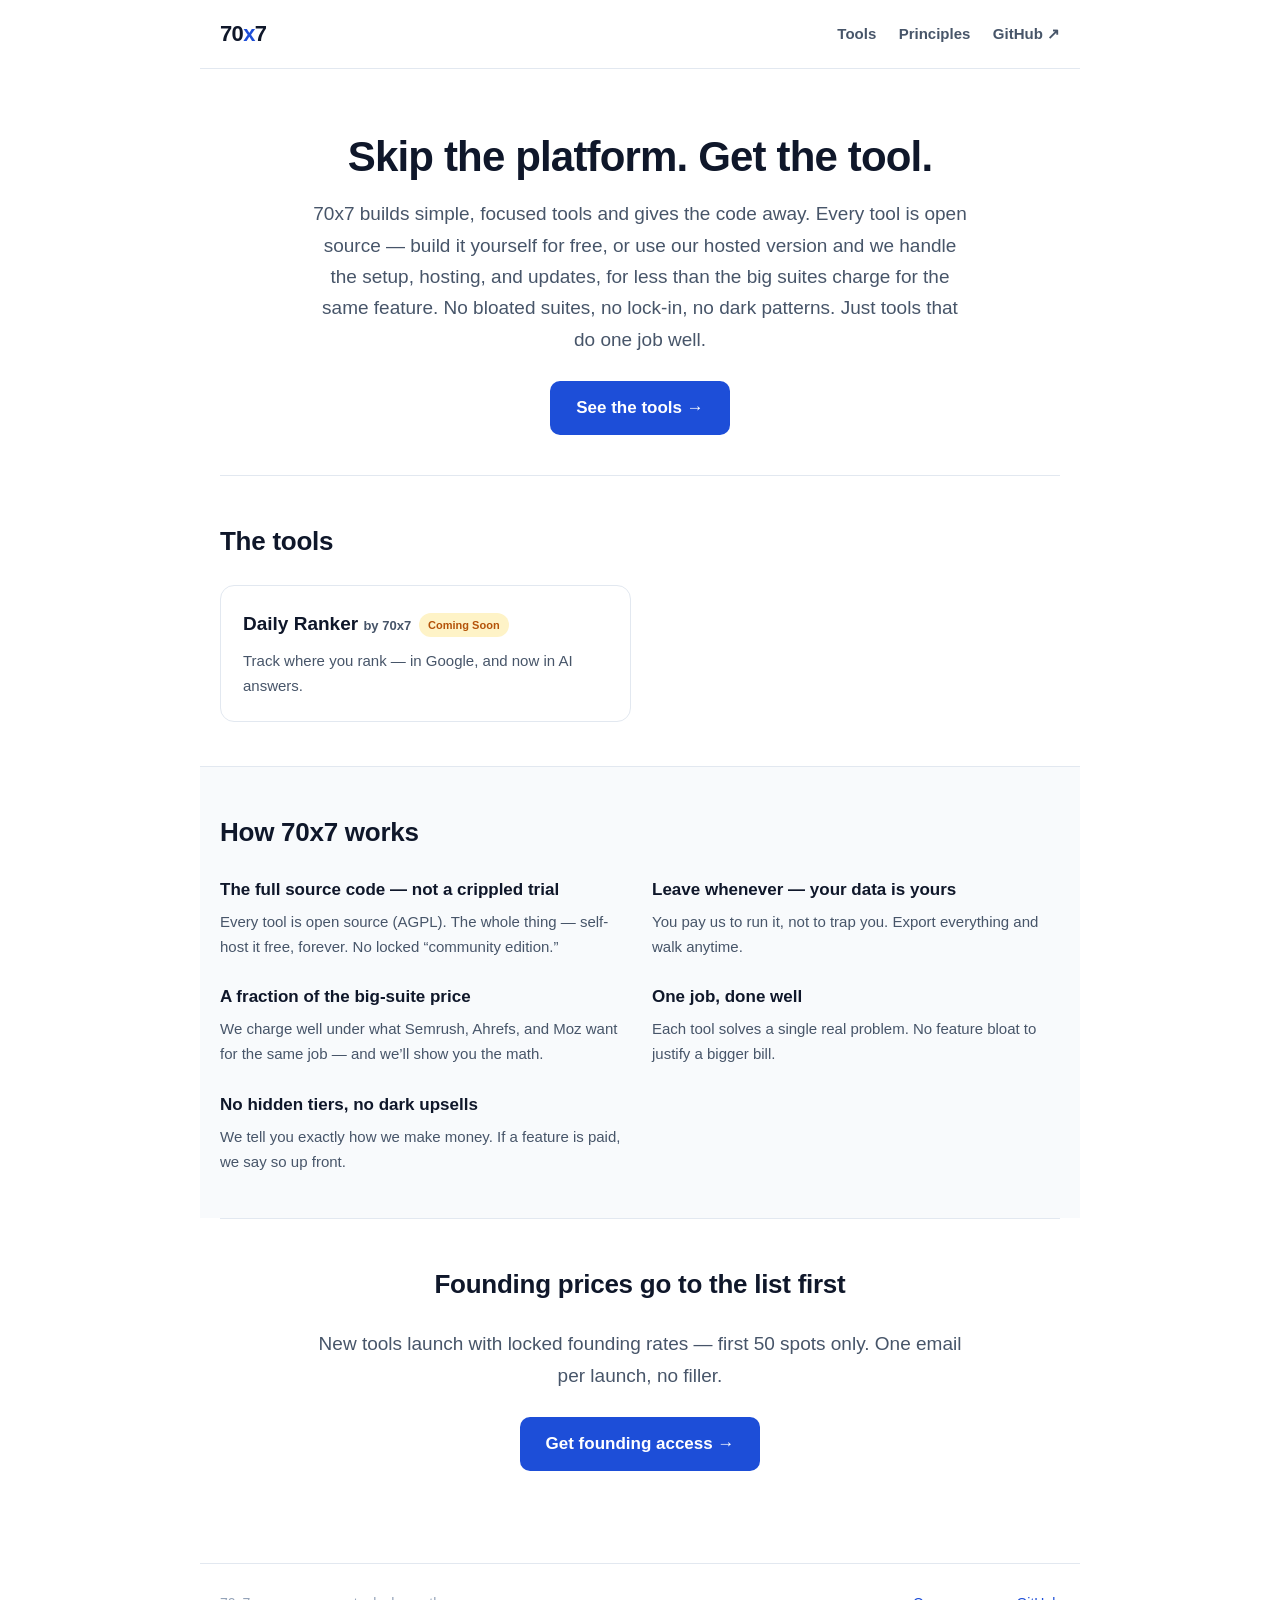
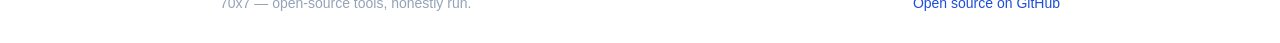
<file: index.html>
<!DOCTYPE html>
<html lang="en">
<head>
<meta charset="utf-8">
<meta name="viewport" content="width=device-width, initial-scale=1">
<title>70x7 — Skip the platform. Get the tool.</title>
<meta name="description" content="70x7 builds simple, focused tools and gives the code away. Every tool is open source — build it yourself for free, or use our hosted version and we handle ">
<link rel="stylesheet" href="styles.css">
</head>
<body>
<header class="nav">
  <a class="logo" href="index.html">70<span>x</span>7</a>
  <nav>
    <a href="index.html#tools">Tools</a>
    <a href="index.html#principles">Principles</a>
    <a href="https://github.com/nac70x7" target="_blank" rel="noopener">GitHub ↗</a>
  </nav>
</header>

<main>
<section class="hero">
  <h1>Skip the platform. Get the tool.</h1>
  <p class="lead">70x7 builds simple, focused tools and gives the code away. Every tool is open source — build it yourself for free, or use our hosted version and we handle the setup, hosting, and updates, for less than the big suites charge for the same feature. No bloated suites, no lock-in, no dark patterns. Just tools that do one job well.</p>
  <a class="cta" href="#tools">See the tools →</a>
</section>

<section id="tools" class="block">
  <h2>The tools</h2>
  <div class="cards">
    <a class="card" href="apps/daily-ranker.html"><h3>Daily Ranker <span class="by">by 70x7</span><span class="badge">Coming Soon</span></h3><p>Track where you rank — in Google, and now in AI answers.</p></a>
  </div>
</section>

<section id="principles" class="block alt">
  <h2>How 70x7 works</h2>
  <div class="principles">
    <div><h3>The full source code — not a crippled trial</h3><p>Every tool is open source (AGPL). The whole thing — self-host it free, forever. No locked “community edition.”</p></div>
<div><h3>Leave whenever — your data is yours</h3><p>You pay us to run it, not to trap you. Export everything and walk anytime.</p></div>
<div><h3>A fraction of the big-suite price</h3><p>We charge well under what Semrush, Ahrefs, and Moz want for the same job — and we’ll show you the math.</p></div>
<div><h3>One job, done well</h3><p>Each tool solves a single real problem. No feature bloat to justify a bigger bill.</p></div>
<div><h3>No hidden tiers, no dark upsells</h3><p>We tell you exactly how we make money. If a feature is paid, we say so up front.</p></div>
  </div>
</section>

<section id="keep-posted" class="block email">
  <h2>Founding prices go to the list first</h2>
  <p class="lead">New tools launch with locked founding rates — first 50 spots only. One email per launch, no filler.</p>
  <a class="cta" href="https://docs.google.com/forms/d/e/1FAIpQLSfNbJ4weKzhKAgx2dNWopKOEZO5ZaF4YAxMpomdWx_0Jdencg/viewform" target="_blank" rel="noopener">Get founding access →</a>
</section>

</main>

<footer class="foot">
  <div>70x7 — open-source tools, honestly run.</div>
  <div class="foot-links"><a href="https://github.com/nac70x7" target="_blank" rel="noopener">Open source on GitHub</a></div>
</footer>
</body>
</html>
</file>
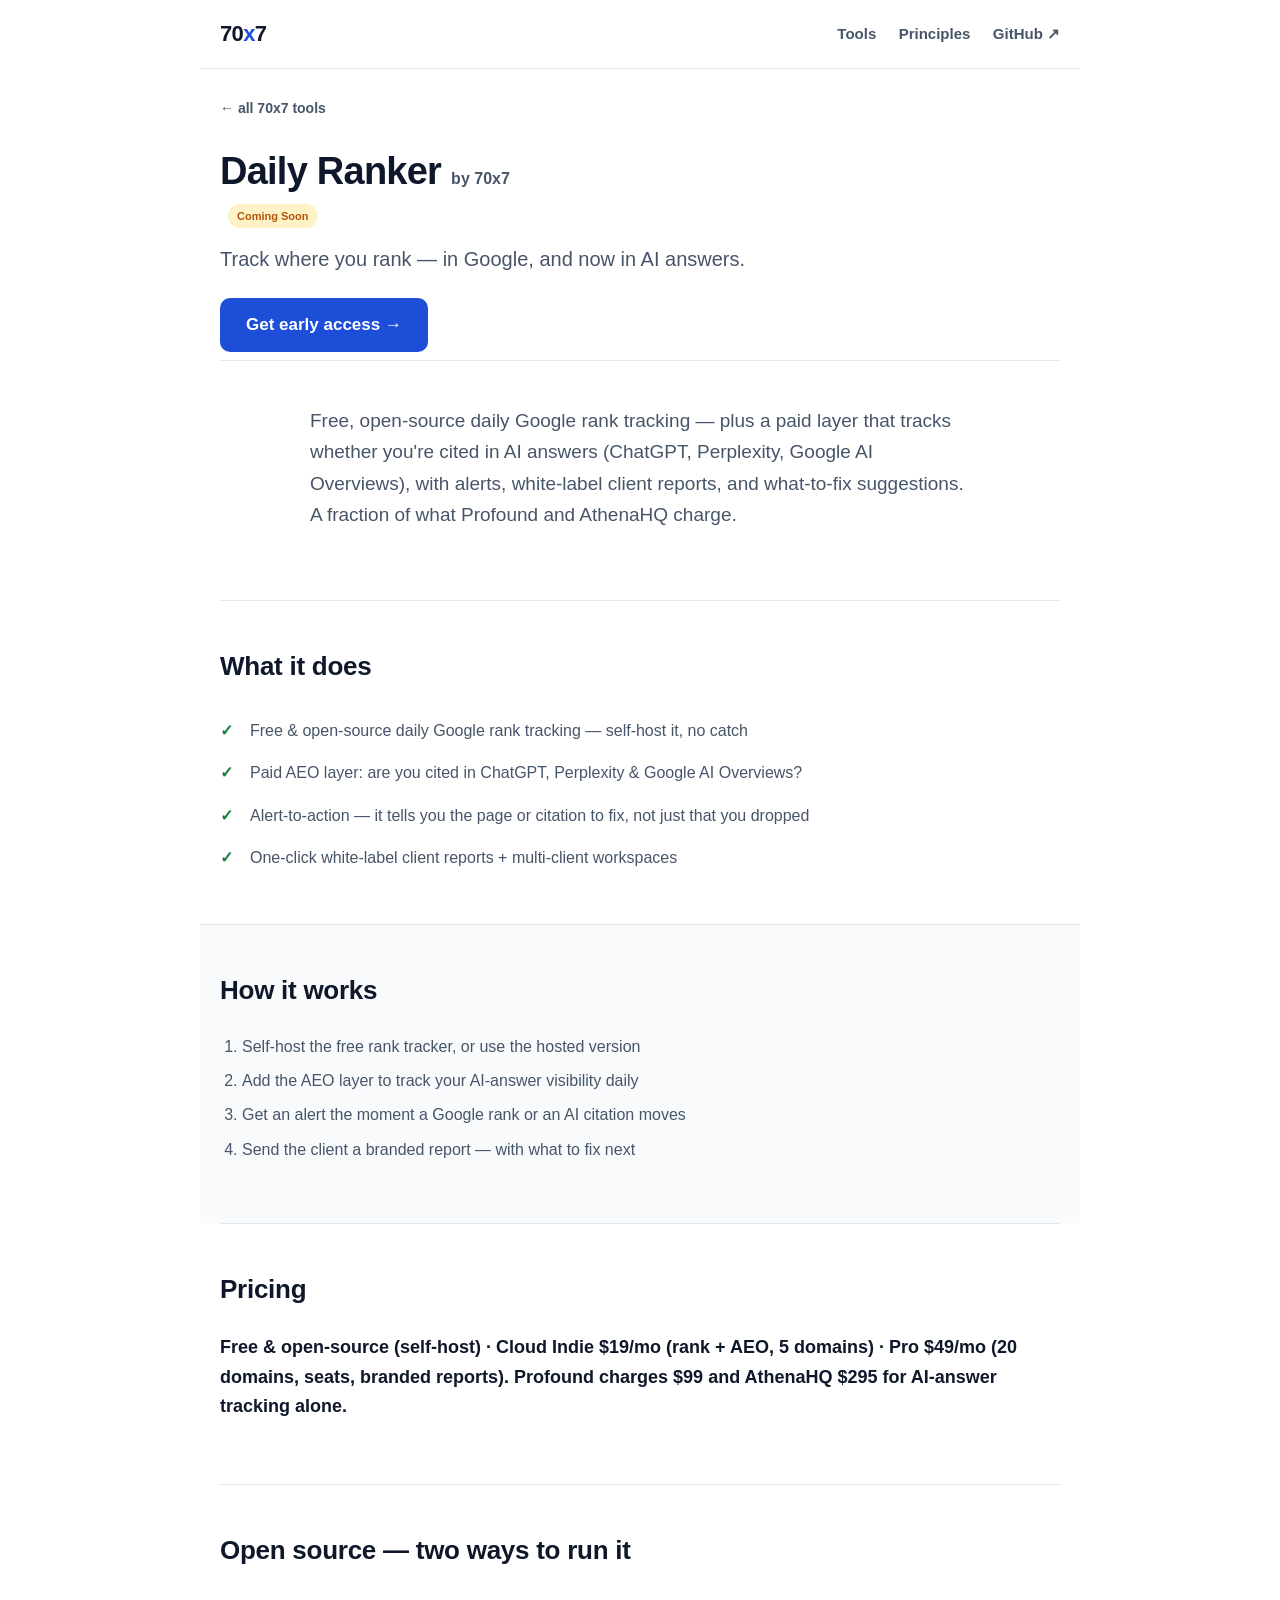
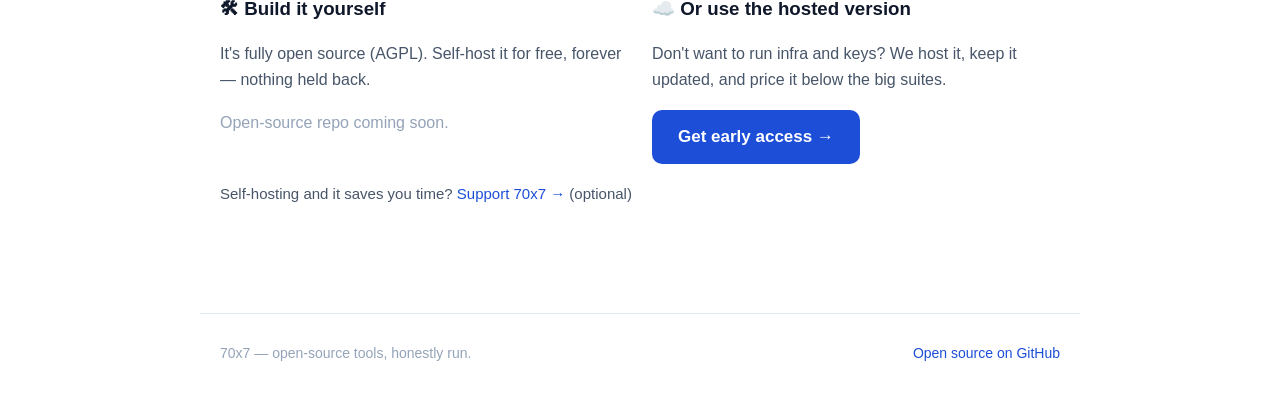
<file: apps/daily-ranker.html>
<!DOCTYPE html>
<html lang="en">
<head>
<meta charset="utf-8">
<meta name="viewport" content="width=device-width, initial-scale=1">
<title>Daily Ranker by 70x7</title>
<meta name="description" content="Track where you rank — in Google, and now in AI answers.">
<link rel="stylesheet" href="../styles.css">
</head>
<body>
<header class="nav">
  <a class="logo" href="../index.html">70<span>x</span>7</a>
  <nav>
    <a href="../index.html#tools">Tools</a>
    <a href="../index.html#principles">Principles</a>
    <a href="https://github.com/nac70x7" target="_blank" rel="noopener">GitHub ↗</a>
  </nav>
</header>

<main>
<article class="app">
  <a class="back" href="../index.html#tools">← all 70x7 tools</a>
  <header class="app-head">
    <div class="app-title"><h1>Daily Ranker</h1><span class="by">by 70x7</span></div>
    <span class="badge">Coming Soon</span>
    <p class="tagline">Track where you rank — in Google, and now in AI answers.</p>
    <a class="cta" href="https://nac70x7.github.io/rankdaily/" target="_blank" rel="noopener">Get early access →</a>
  </header>

  <section class="block">
    <p class="lead">Free, open-source daily Google rank tracking — plus a paid layer that tracks whether you're cited in AI answers (ChatGPT, Perplexity, Google AI Overviews), with alerts, white-label client reports, and what-to-fix suggestions. A fraction of what Profound and AthenaHQ charge.</p>
  </section>

  <section class="block">
    <h2>What it does</h2>
    <ul class="ticks"><li>Free & open-source daily Google rank tracking — self-host it, no catch</li><li>Paid AEO layer: are you cited in ChatGPT, Perplexity & Google AI Overviews?</li><li>Alert-to-action — it tells you the page or citation to fix, not just that you dropped</li><li>One-click white-label client reports + multi-client workspaces</li></ul>
  </section>

  <section class="block alt">
    <h2>How it works</h2>
    <ol class="steps"><li>Self-host the free rank tracker, or use the hosted version</li><li>Add the AEO layer to track your AI-answer visibility daily</li><li>Get an alert the moment a Google rank or an AI citation moves</li><li>Send the client a branded report — with what to fix next</li></ol>
  </section>

  <section class="block">
    <h2>Pricing</h2>
    <p class="pricing">Free & open-source (self-host) · Cloud Indie $19/mo (rank + AEO, 5 domains) · Pro $49/mo (20 domains, seats, branded reports). Profound charges $99 and AthenaHQ $295 for AI-answer tracking alone.</p>
  </section>

  <section class="block opencore">
    <h2>Open source — two ways to run it</h2>
    <div class="two">
      <div>
        <h3>🛠 Build it yourself</h3>
        <p>It's fully open source (AGPL). Self-host it for free, forever — nothing held back.</p>
        <p style="color:#94a3b8">Open-source repo coming soon.</p>
      </div>
      <div>
        <h3>☁️ Or use the hosted version</h3>
        <p>Don't want to run infra and keys? We host it, keep it updated, and price it below the big suites.</p>
        <a class="cta" href="https://nac70x7.github.io/rankdaily/" target="_blank" rel="noopener">Get early access →</a>
      </div>
    </div>
    <p class="donate">Self-hosting and it saves you time? <a href="https://70x7.example/support" target="_blank" rel="noopener">Support 70x7 →</a> (optional)</p>
  </section>
</article>

</main>

<footer class="foot">
  <div>70x7 — open-source tools, honestly run.</div>
  <div class="foot-links"><a href="https://github.com/nac70x7" target="_blank" rel="noopener">Open source on GitHub</a></div>
</footer>
</body>
</html>
</file>
<file: styles.css>
:root{--ink:#0f172a;--muted:#475569;--line:#e2e8f0;--brand:#1d4ed8;--brand2:#15803d;--bg:#f8fafc}
*{box-sizing:border-box}
body{margin:0;font:16px/1.65 -apple-system,BlinkMacSystemFont,"Segoe UI",Roboto,Helvetica,Arial,sans-serif;color:var(--ink);background:#fff}
a{color:var(--brand);text-decoration:none}
a:hover{text-decoration:underline}
main{max-width:880px;margin:0 auto;padding:0 20px}

/* nav */
.nav{display:flex;align-items:center;justify-content:space-between;max-width:880px;margin:0 auto;padding:16px 20px;border-bottom:1px solid var(--line)}
.logo{font-weight:800;font-size:22px;letter-spacing:-.03em;color:var(--ink)}
.logo span{color:var(--brand)}
.nav nav a{margin-left:18px;color:var(--muted);font-weight:600;font-size:15px}

/* hero */
.hero{padding:64px 0 40px;text-align:center}
.hero h1{font-size:42px;line-height:1.12;letter-spacing:-.02em;margin:0 0 18px}
.lead{font-size:19px;color:var(--muted);max-width:660px;margin:0 auto 26px}
.cta{display:inline-block;background:var(--brand);color:#fff;font-weight:700;font-size:17px;padding:13px 26px;border-radius:10px;border:0;cursor:pointer}
.cta:hover{background:#1e40af;text-decoration:none}

/* blocks */
.block{padding:44px 0;border-top:1px solid var(--line)}
.block h2{font-size:26px;letter-spacing:-.01em;margin:0 0 22px}
.block.alt{background:var(--bg);margin:0 -20px;padding:44px 20px;border-radius:0}

/* tool cards */
.cards{display:grid;grid-template-columns:1fr 1fr;gap:18px}
@media(max-width:640px){.cards{grid-template-columns:1fr}.hero h1{font-size:32px}}
.card{display:block;border:1px solid var(--line);border-radius:14px;padding:22px;color:inherit;transition:border-color .15s}
.card:hover{border-color:var(--brand);text-decoration:none}
.card h3{margin:0 0 4px;font-size:19px}
.card .by{color:var(--muted);font-weight:600;font-size:13px}
.card p{margin:10px 0 0;color:var(--muted);font-size:15px}
.badge{display:inline-block;background:#fef3c7;color:#b45309;font-weight:700;font-size:11px;padding:3px 9px;border-radius:999px;margin-left:8px;vertical-align:middle}
.badge.live{background:#dcfce7;color:var(--brand2)}

/* principles */
.principles{display:grid;grid-template-columns:1fr 1fr;gap:24px}
@media(max-width:640px){.principles{grid-template-columns:1fr}}
.principles h3{margin:0 0 6px;font-size:17px}
.principles p{margin:0;color:var(--muted);font-size:15px}

/* email */
.email{text-align:center}
.email-form{display:flex;gap:10px;max-width:440px;margin:18px auto 0}
.email-form input{flex:1;padding:13px;border:1px solid var(--line);border-radius:10px;font-size:16px}
@media(max-width:520px){.email-form{flex-direction:column}}

/* app page */
.back{display:inline-block;color:var(--muted);font-weight:600;font-size:14px;margin:28px 0 0}
.app-head{padding:18px 0 8px}
.app-title{display:flex;align-items:baseline;gap:10px;flex-wrap:wrap}
.app-title h1{font-size:38px;letter-spacing:-.02em;margin:0}
.app-head .by{color:var(--muted);font-weight:700}
.app-head .tagline{font-size:20px;color:var(--muted);margin:14px 0 22px}
.ticks{list-style:none;padding:0;margin:0}
.ticks li{padding:8px 0 8px 30px;position:relative;color:var(--muted)}
.ticks li:before{content:"✓";position:absolute;left:0;color:var(--brand2);font-weight:800}
.steps{color:var(--muted);padding-left:22px}
.steps li{margin:8px 0}
.pricing{font-size:18px;font-weight:600}
.opencore .two{display:grid;grid-template-columns:1fr 1fr;gap:24px;margin-bottom:18px}
@media(max-width:640px){.opencore .two{grid-template-columns:1fr}}
.opencore h3{margin:0 0 8px}
.opencore p{color:var(--muted)}
.donate{font-size:15px}
pre{background:var(--bg);border:1px solid var(--line);border-radius:10px;padding:14px;overflow:auto;font-size:14px}

/* footer */
.foot{max-width:880px;margin:48px auto 0;padding:28px 20px;border-top:1px solid var(--line);color:#94a3b8;font-size:14px;display:flex;justify-content:space-between;flex-wrap:wrap;gap:8px}
</file>
